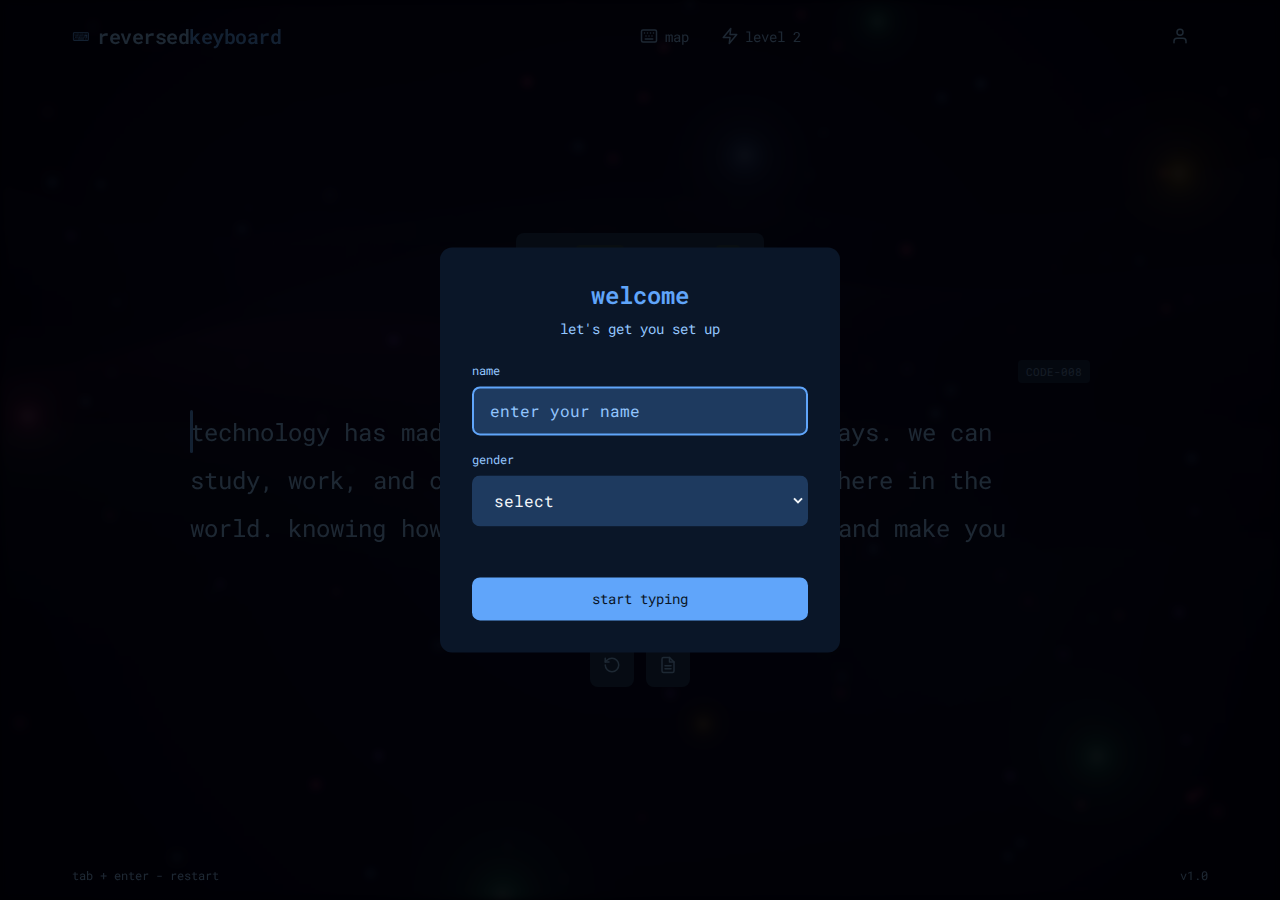
<file: index.html>
<!DOCTYPE html>
<html lang="en">
<head>
    <meta charset="UTF-8">
    <meta name="viewport" content="width=device-width, initial-scale=1.0">
    <title>Reversed Keyboard | Typing Test</title>
    <link rel="stylesheet" href="style.css">
    <link href="https://fonts.googleapis.com/css2?family=Roboto+Mono:wght@400;500;600;700&display=swap" rel="stylesheet">
</head>
<body>
    <!-- Particle Background -->
    <canvas id="particleCanvas"></canvas>
    
    <!-- Header -->
    <header class="header">
        <div class="header-left">
            <a href="index.html" class="logo">
                <span class="logo-icon">⌨</span>
                <span class="logo-text">reversed<span class="logo-highlight">keyboard</span></span>
            </a>
        </div>
        <nav class="header-nav">
            <a href="keyboard.html" class="nav-item" title="Keyboard Map">
                <svg xmlns="http://www.w3.org/2000/svg" width="18" height="18" viewBox="0 0 24 24" fill="none" stroke="currentColor" stroke-width="2" stroke-linecap="round" stroke-linejoin="round"><rect x="2" y="4" width="20" height="16" rx="2"/><path d="M6 8h.01M10 8h.01M14 8h.01M18 8h.01M8 12h.01M12 12h.01M16 12h.01M7 16h10"/></svg>
                <span>map</span>
            </a>
            <a href="level2.html" class="nav-item" id="level2NavLink" title="Level 2">
                <svg xmlns="http://www.w3.org/2000/svg" width="18" height="18" viewBox="0 0 24 24" fill="none" stroke="currentColor" stroke-width="2" stroke-linecap="round" stroke-linejoin="round"><polygon points="13 2 3 14 12 14 11 22 21 10 12 10 13 2"/></svg>
                <span>level 2</span>
            </a>
        </nav>
        <div class="header-right">
            <div id="userArea" class="user-area">
                <button id="changeProfileBtn" class="icon-btn" title="User profile">
                    <svg xmlns="http://www.w3.org/2000/svg" width="18" height="18" viewBox="0 0 24 24" fill="none" stroke="currentColor" stroke-width="2" stroke-linecap="round" stroke-linejoin="round"><path d="M20 21v-2a4 4 0 0 0-4-4H8a4 4 0 0 0-4 4v2"/><circle cx="12" cy="7" r="4"/></svg>
                </button>
                <span id="userGreeting" class="user-name"></span>
            </div>
        </div>
    </header>

    <!-- Main Content -->
    <main class="main-content">
        <!-- Config Bar -->
        <div class="config-bar">
            <div class="config-group">
                <span class="config-label">mode</span>
                <span class="config-value active">time</span>
            </div>
            <div class="config-divider"></div>
            <div class="config-group">
                <span class="config-label">level</span>
                <span class="config-value active">1</span>
            </div>
        </div>

        <!-- Live Stats -->
        <div class="live-stats" id="liveStats">
            <div class="stat">
                <span class="stat-value" id="liveWpm">0</span>
                <span class="stat-label">wpm</span>
            </div>
            <div class="stat">
                <span class="stat-value" id="liveAcc">100</span>
                <span class="stat-label">acc</span>
            </div>
            <div class="stat">
                <span class="stat-value" id="timer">10:00</span>
                <span class="stat-label">time</span>
            </div>
        </div>

        <!-- Typing Area -->
        <div class="typing-container">
            <div class="sample-code" id="sampleCode">CODE-001</div>
            <div class="typing-area" id="sampleText" tabindex="0">
                <div class="words-wrapper">
                    <div class="words" id="wordsContainer"></div>
                </div>
                <input type="text" id="userInput" class="hidden-input" autocomplete="off" autocapitalize="off" autocorrect="off" spellcheck="false">
            </div>
            <div class="typing-hint" id="typingHint">click here or start typing</div>
        </div>

        <!-- Controls -->
        <div class="controls">
            <button id="resetBtn" class="control-btn" title="Restart test">
                <svg xmlns="http://www.w3.org/2000/svg" width="18" height="18" viewBox="0 0 24 24" fill="none" stroke="currentColor" stroke-width="2" stroke-linecap="round" stroke-linejoin="round"><path d="M3 12a9 9 0 1 0 9-9 9.75 9.75 0 0 0-6.74 2.74L3 8"/><path d="M3 3v5h5"/></svg>
            </button>
            <button id="newTextBtn" class="control-btn" title="New text">
                <svg xmlns="http://www.w3.org/2000/svg" width="18" height="18" viewBox="0 0 24 24" fill="none" stroke="currentColor" stroke-width="2" stroke-linecap="round" stroke-linejoin="round"><path d="M14 2H6a2 2 0 0 0-2 2v16a2 2 0 0 0 2 2h12a2 2 0 0 0 2-2V8z"/><polyline points="14 2 14 8 20 8"/><line x1="16" y1="13" x2="8" y2="13"/><line x1="16" y1="17" x2="8" y2="17"/></svg>
            </button>
        </div>
    </main>

    <!-- Results Modal -->
    <div id="analyticsModal" class="modal">
        <div class="modal-content">
            <button class="close-analytics" title="Close">&times;</button>
            <div class="result-header">
                <h2 id="resultTitle">Level 1 Complete</h2>
            </div>
            <div class="result-stats">
                <div class="result-main">
                    <div class="result-big">
                        <span class="result-value" id="finalWpm">0</span>
                        <span class="result-label">wpm</span>
                    </div>
                    <div class="result-big">
                        <span class="result-value" id="finalAcc">0%</span>
                        <span class="result-label">accuracy</span>
                    </div>
                </div>
                <div class="result-details">
                    <div class="result-item">
                        <span class="result-label">correct</span>
                        <span class="result-value correct" id="correctChars">0</span>
                    </div>
                    <div class="result-item">
                        <span class="result-label">incorrect</span>
                        <span class="result-value incorrect" id="incorrectChars">0</span>
                    </div>
                    <div class="result-item">
                        <span class="result-label">time</span>
                        <span class="result-value" id="finalTime">0s</span>
                    </div>
                    <div class="result-item">
                        <span class="result-label">score</span>
                        <span class="result-value" id="finalScore">0</span>
                    </div>
                </div>
            </div>
            <p id="level2LockedMsg" class="level-locked-msg" style="display: none; text-align: center; margin: 15px 0; font-size: 0.9rem;"></p>
            <div class="result-actions">
                <a id="level2Btn" href="level2.html" class="action-btn primary">
                    <span>Next Level</span>
                    <svg xmlns="http://www.w3.org/2000/svg" width="18" height="18" viewBox="0 0 24 24" fill="none" stroke="currentColor" stroke-width="2" stroke-linecap="round" stroke-linejoin="round"><line x1="5" y1="12" x2="19" y2="12"/><polyline points="12 5 19 12 12 19"/></svg>
                </a>
                <button id="retryBtn" class="action-btn">
                    <svg xmlns="http://www.w3.org/2000/svg" width="18" height="18" viewBox="0 0 24 24" fill="none" stroke="currentColor" stroke-width="2" stroke-linecap="round" stroke-linejoin="round"><path d="M3 12a9 9 0 1 0 9-9 9.75 9.75 0 0 0-6.74 2.74L3 8"/><path d="M3 3v5h5"/></svg>
                    <span>Retry</span>
                </button>
            </div>
        </div>
    </div>

    <!-- User Profile Modal -->
    <div id="userProfileModal" class="modal">
        <div class="modal-content modal-profile">
            <h2>welcome</h2>
            <p class="modal-subtitle">let's get you set up</p>
            <form id="userProfileForm" class="profile-form">
                <div class="form-group">
                    <label for="userName">name</label>
                    <input type="text" id="userName" name="userName" placeholder="enter your name" required>
                </div>
                <div class="form-group">
                    <label for="userGender">gender</label>
                    <select id="userGender" name="userGender" required>
                        <option value="" disabled selected>select</option>
                        <option value="female">female</option>
                        <option value="male">male</option>
                        <option value="nonbinary">non-binary</option>
                        <option value="prefer_not">prefer not to say</option>
                        <option value="other">other</option>
                    </select>
                </div>
                <p id="userProfileError" class="form-error" aria-live="polite"></p>
                <button type="submit" class="action-btn primary full-width">start typing</button>
            </form>
        </div>
    </div>

    <!-- Level 2 Locked Modal -->
    <div id="level2LockedModal" class="modal">
        <div class="modal-content modal-locked">
            <div class="locked-icon">
                <svg xmlns="http://www.w3.org/2000/svg" width="48" height="48" viewBox="0 0 24 24" fill="none" stroke="currentColor" stroke-width="2" stroke-linecap="round" stroke-linejoin="round"><rect x="3" y="11" width="18" height="11" rx="2" ry="2"/><path d="M7 11V7a5 5 0 0 1 10 0v4"/></svg>
            </div>
            <h2>level 2 locked</h2>
            <p class="modal-subtitle">complete level 1 to unlock</p>
            <div class="locked-requirements">
                <div class="requirement-item">
                    <span class="requirement-label">accuracy</span>
                    <span class="requirement-value">&gt; 80%</span>
                </div>
                <div class="requirement-item">
                    <span class="requirement-label">wpm</span>
                    <span class="requirement-value">&gt; 30</span>
                </div>
            </div>
            <div class="locked-current" id="lockedCurrentScore" style="display: none;">
                <p class="current-score-label">your current score</p>
                <div class="current-score-values">
                    <span id="lockedCurrentAcc">0%</span>
                    <span class="score-separator">|</span>
                    <span id="lockedCurrentWpm">0 wpm</span>
                </div>
            </div>
            <button id="closeLockedModal" class="action-btn primary full-width">got it</button>
        </div>
    </div>

    <!-- Footer -->
    <footer class="footer">
        <div class="footer-left">
            <span class="footer-hint">tab + enter - restart</span>
        </div>
        <div class="footer-right">
            <span class="footer-version">v1.0</span>
        </div>
    </footer>

    <script src="script.js"></script>
</body>
</html>
</file>
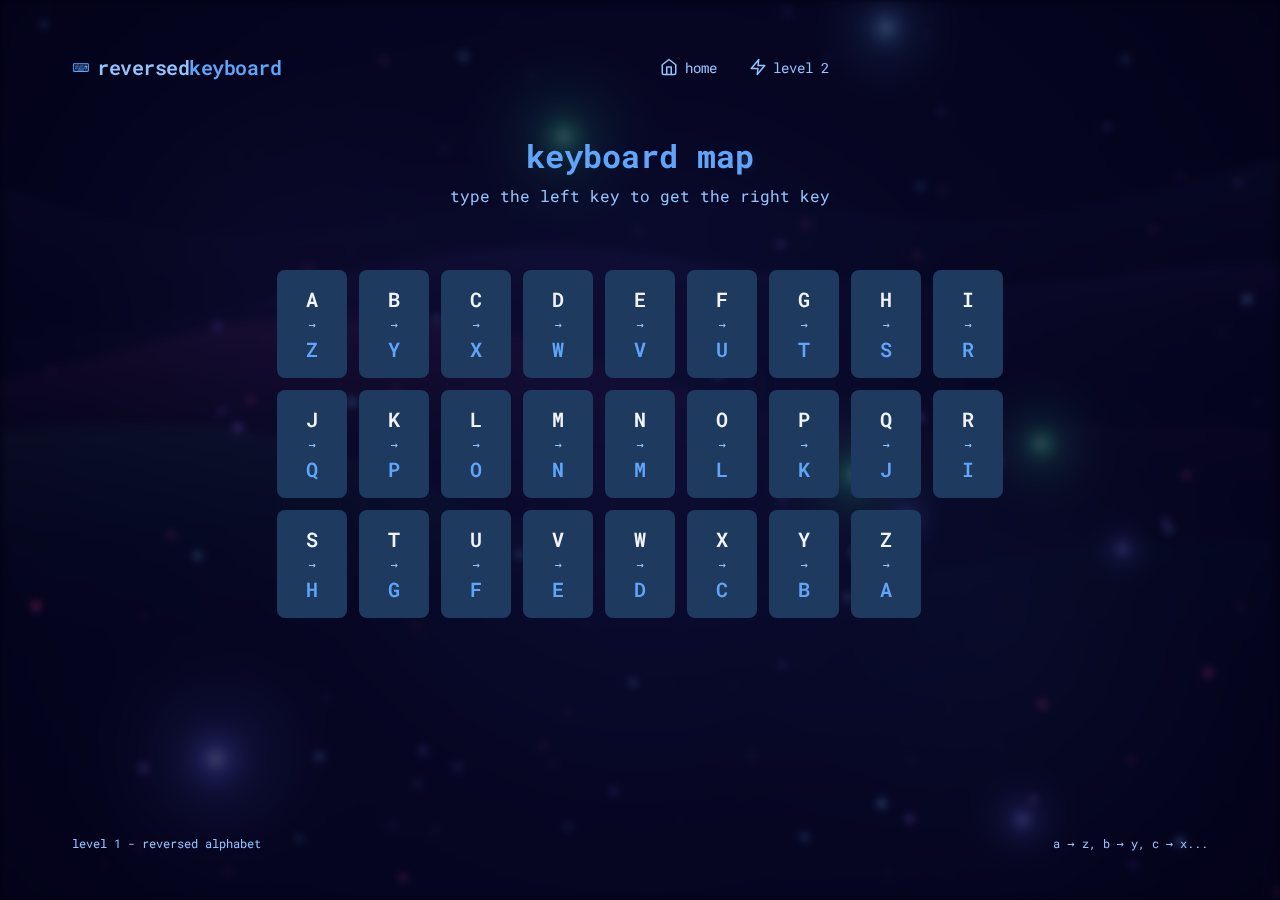
<file: keyboard.html>
<!DOCTYPE html>
<html lang="en">
<head>
  <meta charset="UTF-8">
  <meta name="viewport" content="width=device-width, initial-scale=1.0">
  <title>Keyboard Map | Reversed Keyboard</title>
  <link rel="stylesheet" href="style.css">
  <link href="https://fonts.googleapis.com/css2?family=Roboto+Mono:wght@400;500;600;700&display=swap" rel="stylesheet">
</head>

<body class="keyboard-page">
  <!-- Particle Background -->
  <canvas id="particleCanvas"></canvas>
  
  <!-- Header -->
  <header class="header">
    <div class="header-left">
      <a href="index.html" class="logo">
        <span class="logo-icon">⌨</span>
        <span class="logo-text">reversed<span class="logo-highlight">keyboard</span></span>
      </a>
    </div>
    <nav class="header-nav">
      <a href="index.html" class="nav-item" title="Level 1">
        <svg xmlns="http://www.w3.org/2000/svg" width="18" height="18" viewBox="0 0 24 24" fill="none" stroke="currentColor" stroke-width="2" stroke-linecap="round" stroke-linejoin="round"><path d="m3 9 9-7 9 7v11a2 2 0 0 1-2 2H5a2 2 0 0 1-2-2z"/><polyline points="9 22 9 12 15 12 15 22"/></svg>
        <span>home</span>
      </a>
      <a href="level2.html" class="nav-item" id="level2NavLink" title="Level 2">
        <svg xmlns="http://www.w3.org/2000/svg" width="18" height="18" viewBox="0 0 24 24" fill="none" stroke="currentColor" stroke-width="2" stroke-linecap="round" stroke-linejoin="round"><polygon points="13 2 3 14 12 14 11 22 21 10 12 10 13 2"/></svg>
        <span>level 2</span>
      </a>
    </nav>
    <div class="header-right">
    </div>
  </header>

  <main class="main-content">
    <h1 style="color: var(--main-color); margin-bottom: 0.5rem;">keyboard map</h1>
    <p style="color: var(--sub-color); margin-bottom: 2rem;">type the left key to get the right key</p>
    
    <div class="keyboard-grid" id="keyboardGrid"></div>
  </main>

  <footer class="footer">
    <div class="footer-left">
      <span class="footer-hint">level 1 - reversed alphabet</span>
    </div>
    <div class="footer-right">
      <span class="footer-version">a → z, b → y, c → x...</span>
    </div>
  </footer>

  <!-- Level 2 Locked Modal -->
  <div id="level2LockedModal" class="modal">
    <div class="modal-content modal-locked">
      <div class="locked-icon">
        <svg xmlns="http://www.w3.org/2000/svg" width="48" height="48" viewBox="0 0 24 24" fill="none" stroke="currentColor" stroke-width="2" stroke-linecap="round" stroke-linejoin="round"><rect x="3" y="11" width="18" height="11" rx="2" ry="2"/><path d="M7 11V7a5 5 0 0 1 10 0v4"/></svg>
      </div>
      <h2>level 2 locked</h2>
      <p class="modal-subtitle">complete level 1 to unlock</p>
      <div class="locked-requirements">
        <div class="requirement-item">
          <span class="requirement-label">accuracy</span>
          <span class="requirement-value">&gt; 80%</span>
        </div>
        <div class="requirement-item">
          <span class="requirement-label">wpm</span>
          <span class="requirement-value">&gt; 30</span>
        </div>
      </div>
      <div class="locked-current" id="lockedCurrentScore" style="display: none;">
        <p class="current-score-label">your current score</p>
        <div class="current-score-values">
          <span id="lockedCurrentAcc">0%</span>
          <span class="score-separator">|</span>
          <span id="lockedCurrentWpm">0 wpm</span>
        </div>
      </div>
      <button id="closeLockedModal" class="action-btn primary full-width">got it</button>
    </div>
  </div>

  <!-- Keyboard generation logic -->
  <script>
    const keyboardMap = {
      'a': 'z', 'b': 'y', 'c': 'x', 'd': 'w', 'e': 'v',
      'f': 'u', 'g': 't', 'h': 's', 'i': 'r', 'j': 'q',
      'k': 'p', 'l': 'o', 'm': 'n', 'n': 'm', 'o': 'l',
      'p': 'k', 'q': 'j', 'r': 'i', 's': 'h', 't': 'g',
      'u': 'f', 'v': 'e', 'w': 'd', 'x': 'c', 'y': 'b',
      'z': 'a'
    };

    function initializeKeyboardMap() {
      const keyboardGrid = document.getElementById('keyboardGrid');
      Object.entries(keyboardMap).forEach(([key, value]) => {
        const keyPairDiv = document.createElement('div');
        keyPairDiv.className = 'key-pair';
        keyPairDiv.innerHTML = `
          <span class="key-original">${key.toUpperCase()}</span>
          <span class="key-arrow">→</span>
          <span class="key-mapped">${value.toUpperCase()}</span>
        `;
        keyboardGrid.appendChild(keyPairDiv);
      });
    }

    initializeKeyboardMap();

    // ═══ COSMIC BACKGROUND (keyboard page) ═══
    (function() {
      const canvas = document.getElementById('particleCanvas');
      if (!canvas) return;
      const ctx = canvas.getContext('2d');
      let W, H, time = 0;
      let mouse = { x: -9999, y: -9999, active: false };
      let stars = [], shootingStars = [], orbs = [], ripples = [];
      const palette = [[96,165,250],[139,92,246],[236,72,153],[52,211,153],[251,191,36],[99,102,241]];

      function resize() {
        W = canvas.width = window.innerWidth;
        H = canvas.height = window.innerHeight;
        stars = []; orbs = [];
        for (let i = 0; i < 260; i++) stars.push({ x: Math.random()*W, y: Math.random()*H, r: Math.random()*1.8+0.2, ts: Math.random()*0.03+0.01, to: Math.random()*Math.PI*2, c: palette[Math.floor(Math.random()*3)] });
        for (let i = 0; i < 8; i++) { const c = palette[Math.floor(Math.random()*palette.length)]; orbs.push({ x: Math.random()*W, y: Math.random()*H, br: Math.random()*30+15, vx: (Math.random()-0.5)*0.5, vy: (Math.random()-0.5)*0.5, c, ph: Math.random()*Math.PI*2, ps: Math.random()*0.02+0.01 }); }
      }

      function animate() {
        time++;
        ctx.clearRect(0, 0, W, H);
        // BG
        const bg = ctx.createRadialGradient(W/2, H/2, 0, W/2, H/2, Math.max(W,H)*0.8);
        bg.addColorStop(0, '#0a0a2e'); bg.addColorStop(0.5, '#050520'); bg.addColorStop(1, '#020014');
        ctx.fillStyle = bg; ctx.fillRect(0, 0, W, H);

        // Nebula
        const nebSpots = [{ x: W*0.2, y: H*0.3, r: 300, c: palette[1]}, { x: W*0.8, y: H*0.7, r: 350, c: palette[0]}, { x: W*0.5, y: H*0.5, r: 400, c: palette[5]}];
        for (let s of nebSpots) { const d = Math.sin(time*0.003+s.x*0.01)*30; const g = ctx.createRadialGradient(s.x+d,s.y,0,s.x+d,s.y,s.r); g.addColorStop(0,`rgba(${s.c[0]},${s.c[1]},${s.c[2]},0.03)`); g.addColorStop(0.5,`rgba(${s.c[0]},${s.c[1]},${s.c[2]},0.01)`); g.addColorStop(1,'transparent'); ctx.beginPath(); ctx.arc(s.x+d,s.y,s.r,0,Math.PI*2); ctx.fillStyle=g; ctx.fill(); }

        // Aurora
        for (let b = 0; b < 4; b++) { const by = H*(0.15+b*0.12); const c = palette[b%palette.length]; ctx.beginPath(); ctx.moveTo(0,by); for (let x=0;x<=W;x+=4) { ctx.lineTo(x, by+Math.sin(x*0.003+time*0.008+b*1.5)*50+Math.sin(x*0.007+time*0.012+b*0.8)*30+Math.sin(x*0.001+time*0.005)*70); } ctx.lineTo(W,H); ctx.lineTo(0,H); ctx.closePath(); const ag = ctx.createLinearGradient(0,by-80,0,by+200); ag.addColorStop(0,'transparent'); ag.addColorStop(0.2,`rgba(${c[0]},${c[1]},${c[2]},${0.04+Math.sin(time*0.01+b)*0.02})`); ag.addColorStop(0.5,`rgba(${c[0]},${c[1]},${c[2]},0.02)`); ag.addColorStop(1,'transparent'); ctx.fillStyle=ag; ctx.fill(); }

        // Stars
        for (let s of stars) { const f = 0.4+0.6*Math.sin(time*s.ts+s.to); const a = f*(0.5+s.r/2); ctx.beginPath(); ctx.arc(s.x,s.y,s.r,0,Math.PI*2); ctx.fillStyle=`rgba(${s.c[0]},${s.c[1]},${s.c[2]},${a})`; ctx.fill(); if (s.r>1) { const g = ctx.createRadialGradient(s.x,s.y,0,s.x,s.y,s.r*4); g.addColorStop(0,`rgba(${s.c[0]},${s.c[1]},${s.c[2]},${a*0.4})`); g.addColorStop(1,'transparent'); ctx.beginPath(); ctx.arc(s.x,s.y,s.r*4,0,Math.PI*2); ctx.fillStyle=g; ctx.fill(); } }

        // Orbs
        for (let o of orbs) { o.x+=o.vx; o.y+=o.vy; if(o.x<-50)o.x=W+50; if(o.x>W+50)o.x=-50; if(o.y<-50)o.y=H+50; if(o.y>H+50)o.y=-50; if(mouse.active){const dx=mouse.x-o.x,dy=mouse.y-o.y,ds=Math.sqrt(dx*dx+dy*dy); if(ds<300&&ds>0){const p=0.3/ds; o.vx+=dx*p; o.vy+=dy*p;}} o.vx*=0.99; o.vy*=0.99; const r=o.br+Math.sin(time*o.ps+o.ph)*8; const g1=ctx.createRadialGradient(o.x,o.y,0,o.x,o.y,r*3); g1.addColorStop(0,`rgba(${o.c[0]},${o.c[1]},${o.c[2]},0.15)`); g1.addColorStop(0.4,`rgba(${o.c[0]},${o.c[1]},${o.c[2]},0.05)`); g1.addColorStop(1,'transparent'); ctx.beginPath(); ctx.arc(o.x,o.y,r*3,0,Math.PI*2); ctx.fillStyle=g1; ctx.fill(); const g2=ctx.createRadialGradient(o.x,o.y,0,o.x,o.y,r); g2.addColorStop(0,'rgba(255,255,255,0.2)'); g2.addColorStop(0.3,`rgba(${o.c[0]},${o.c[1]},${o.c[2]},0.12)`); g2.addColorStop(1,'transparent'); ctx.beginPath(); ctx.arc(o.x,o.y,r,0,Math.PI*2); ctx.fillStyle=g2; ctx.fill(); }

        // Shooting stars
        for (let i=shootingStars.length-1;i>=0;i--) { const s=shootingStars[i]; s.x+=Math.cos(s.a)*s.sp; s.y+=Math.sin(s.a)*s.sp; s.life-=s.d; if(s.life<=0){shootingStars.splice(i,1);continue;} const tx=s.x-Math.cos(s.a)*s.l,ty=s.y-Math.sin(s.a)*s.l; const g=ctx.createLinearGradient(tx,ty,s.x,s.y); g.addColorStop(0,'transparent'); g.addColorStop(0.6,`rgba(${s.c[0]},${s.c[1]},${s.c[2]},${s.life*0.5})`); g.addColorStop(1,`rgba(255,255,255,${s.life})`); ctx.beginPath(); ctx.moveTo(tx,ty); ctx.lineTo(s.x,s.y); ctx.strokeStyle=g; ctx.lineWidth=s.w; ctx.lineCap='round'; ctx.stroke(); const hg=ctx.createRadialGradient(s.x,s.y,0,s.x,s.y,8); hg.addColorStop(0,`rgba(255,255,255,${s.life})`); hg.addColorStop(1,'transparent'); ctx.beginPath(); ctx.arc(s.x,s.y,8,0,Math.PI*2); ctx.fillStyle=hg; ctx.fill(); }

        // Vortex
        if (mouse.active) { for(let rn=0;rn<3;rn++){const rd=40+rn*30,al=0.08-rn*0.02,c=palette[rn],rot=time*0.02*(rn%2===0?1:-1); ctx.beginPath(); ctx.arc(mouse.x,mouse.y,rd,rot,rot+Math.PI*1.4); ctx.strokeStyle=`rgba(${c[0]},${c[1]},${c[2]},${al})`; ctx.lineWidth=2; ctx.stroke();} const vg=ctx.createRadialGradient(mouse.x,mouse.y,0,mouse.x,mouse.y,120); vg.addColorStop(0,'rgba(139,92,246,0.08)'); vg.addColorStop(0.5,'rgba(96,165,250,0.03)'); vg.addColorStop(1,'transparent'); ctx.beginPath(); ctx.arc(mouse.x,mouse.y,120,0,Math.PI*2); ctx.fillStyle=vg; ctx.fill(); }

        // Ripples
        for(let i=ripples.length-1;i>=0;i--){const rp=ripples[i]; rp.r+=rp.sp; rp.life-=rp.d; if(rp.life<=0||rp.r>rp.mr){ripples.splice(i,1);continue;} ctx.beginPath(); ctx.arc(rp.x,rp.y,rp.r,0,Math.PI*2); ctx.strokeStyle=`rgba(${rp.c[0]},${rp.c[1]},${rp.c[2]},${rp.life*0.5})`; ctx.lineWidth=rp.w; ctx.stroke();}

        if (Math.random()<0.008) { const c=palette[Math.floor(Math.random()*palette.length)]; shootingStars.push({x:Math.random()*W*0.8,y:Math.random()*H*0.3,l:Math.random()*120+80,sp:Math.random()*8+6,a:Math.PI/4+(Math.random()-0.5)*0.3,life:1,d:Math.random()*0.012+0.008,c,w:Math.random()*2+1}); }
        requestAnimationFrame(animate);
      }

      window.addEventListener('resize', resize);
      canvas.addEventListener('mousemove', (e) => { mouse.x=e.clientX; mouse.y=e.clientY; mouse.active=true; });
      canvas.addEventListener('mouseleave', () => { mouse.active=false; });
      canvas.addEventListener('click', (e) => { const c=palette[Math.floor(Math.random()*palette.length)]; for(let i=0;i<3;i++) ripples.push({x:e.clientX,y:e.clientY,r:5+i*15,mr:150+i*60,sp:3+i*1.5,life:1,d:0.015-i*0.003,c,w:2-i*0.5}); for(let i=0;i<2;i++){const cc=palette[Math.floor(Math.random()*palette.length)]; shootingStars.push({x:Math.random()*W*0.8,y:Math.random()*H*0.3,l:Math.random()*120+80,sp:Math.random()*8+6,a:Math.PI/4+(Math.random()-0.5)*0.3,life:1,d:Math.random()*0.012+0.008,c:cc,w:Math.random()*2+1});} });
      resize(); animate();
    })();
    
    // Show Level 2 Locked Modal
    function showLevel2LockedModal(level1Result) {
      const modal = document.getElementById('level2LockedModal');
      if (!modal) return;
      
      const currentScoreSection = document.getElementById('lockedCurrentScore');
      const currentAcc = document.getElementById('lockedCurrentAcc');
      const currentWpm = document.getElementById('lockedCurrentWpm');
      
      if (level1Result && currentScoreSection) {
        currentScoreSection.style.display = 'block';
        if (currentAcc) currentAcc.textContent = Math.round(level1Result.accuracy) + '%';
        if (currentWpm) currentWpm.textContent = Math.round(level1Result.wpm) + ' wpm';
      } else if (currentScoreSection) {
        currentScoreSection.style.display = 'none';
      }
      
      modal.style.display = 'block';
      
      // Close button handler
      const closeBtn = document.getElementById('closeLockedModal');
      if (closeBtn) {
        closeBtn.onclick = () => {
          modal.style.display = 'none';
        };
      }
      
      // Click outside to close
      modal.onclick = (e) => {
        if (e.target === modal) {
          modal.style.display = 'none';
        }
      };
    }
    
    // Block Level 2 nav link until Level 1 is completed
    const level2NavLink = document.getElementById('level2NavLink');
    if (level2NavLink) {
      level2NavLink.addEventListener('click', (e) => {
        let level1 = null;
        try {
          const raw = localStorage.getItem('rk_result_level_1');
          level1 = raw ? JSON.parse(raw) : null;
        } catch (_) {}
        
        const meetsRequirements = level1 && level1.accuracy > 80 && level1.wpm > 30;
        
        if (!meetsRequirements) {
          e.preventDefault();
          showLevel2LockedModal(level1);
        }
      });
    }
  </script>
</body>
</html>
</file>
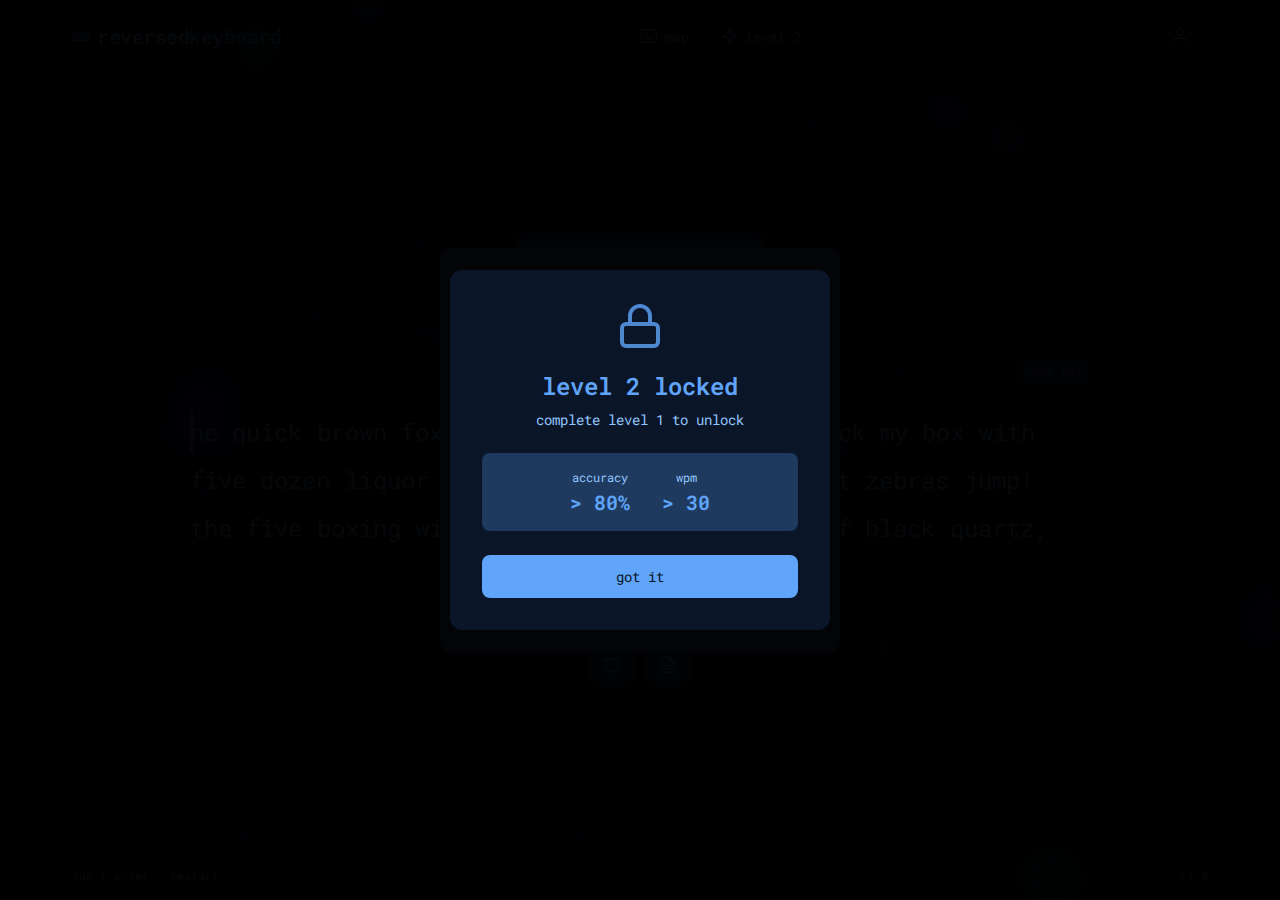
<file: level2.html>
<!DOCTYPE html>
<html lang="en">
<head>
    <meta charset="UTF-8">
    <meta name="viewport" content="width=device-width, initial-scale=1.0">
    <title>Level 2 | Reversed Keyboard</title>
    <link rel="stylesheet" href="style.css">
    <link href="https://fonts.googleapis.com/css2?family=Roboto+Mono:wght@400;500;600;700&display=swap" rel="stylesheet">
    <script>
        // Check Level 1 requirements before allowing access to Level 2
        (function() {
            try {
                const raw = localStorage.getItem('rk_result_level_1');
                const level1 = raw ? JSON.parse(raw) : null;
                const meetsRequirements = level1 && level1.accuracy > 80 && level1.wpm > 30;
                
                if (!meetsRequirements) {
                    // Set flag to show modal on index page
                    sessionStorage.setItem('showLevel2LockedModal', 'true');
                    window.location.href = 'index.html';
                }
            } catch (_) {
                window.location.href = 'index.html';
            }
        })();
    </script>
</head>
<body data-level="2">
    <!-- Particle Background -->
    <canvas id="particleCanvas"></canvas>
    
    <!-- Header -->
    <header class="header">
        <div class="header-left">
            <a href="index.html" class="logo">
                <span class="logo-icon">⌨</span>
                <span class="logo-text">reversed<span class="logo-highlight">keyboard</span></span>
            </a>
        </div>
        <nav class="header-nav">
            <a href="keyboard.html" class="nav-item" title="Keyboard Map">
                <svg xmlns="http://www.w3.org/2000/svg" width="18" height="18" viewBox="0 0 24 24" fill="none" stroke="currentColor" stroke-width="2" stroke-linecap="round" stroke-linejoin="round"><rect x="2" y="4" width="20" height="16" rx="2"/><path d="M6 8h.01M10 8h.01M14 8h.01M18 8h.01M8 12h.01M12 12h.01M16 12h.01M7 16h10"/></svg>
                <span>map</span>
            </a>
            <a href="index.html" class="nav-item" title="Level 1">
                <svg xmlns="http://www.w3.org/2000/svg" width="18" height="18" viewBox="0 0 24 24" fill="none" stroke="currentColor" stroke-width="2" stroke-linecap="round" stroke-linejoin="round"><path d="m3 9 9-7 9 7v11a2 2 0 0 1-2 2H5a2 2 0 0 1-2-2z"/><polyline points="9 22 9 12 15 12 15 22"/></svg>
                <span>level 1</span>
            </a>
        </nav>
        <div class="header-right">
            <div id="userArea" class="user-area">
                <button id="changeProfileBtn" class="icon-btn" title="User profile">
                    <svg xmlns="http://www.w3.org/2000/svg" width="18" height="18" viewBox="0 0 24 24" fill="none" stroke="currentColor" stroke-width="2" stroke-linecap="round" stroke-linejoin="round"><path d="M20 21v-2a4 4 0 0 0-4-4H8a4 4 0 0 0-4 4v2"/><circle cx="12" cy="7" r="4"/></svg>
                </button>
                <span id="userGreeting" class="user-name"></span>
            </div>
        </div>
    </header>

    <!-- Main Content -->
    <main class="main-content">
        <!-- Config Bar -->
        <div class="config-bar">
            <div class="config-group">
                <span class="config-label">mode</span>
                <span class="config-value active">time</span>
            </div>
            <div class="config-divider"></div>
            <div class="config-group">
                <span class="config-label">level</span>
                <span class="config-value active" style="color: var(--error-color);">2</span>
            </div>
        </div>

        <!-- Live Stats -->
        <div class="live-stats" id="liveStats">
            <div class="stat">
                <span class="stat-value" id="liveWpm">0</span>
                <span class="stat-label">wpm</span>
            </div>
            <div class="stat">
                <span class="stat-value" id="liveAcc">100</span>
                <span class="stat-label">acc</span>
            </div>
            <div class="stat">
                <span class="stat-value" id="timer">01:00</span>
                <span class="stat-label">time</span>
            </div>
        </div>

        <!-- Typing Area -->
        <div class="typing-container">
            <div class="sample-code" id="sampleCode">CODE-001</div>
            <div class="typing-area" id="sampleText" tabindex="0">
                <div class="words-wrapper">
                    <div class="words" id="wordsContainer"></div>
                </div>
                <input type="text" id="userInput" class="hidden-input" autocomplete="off" autocapitalize="off" autocorrect="off" spellcheck="false">
            </div>
            <div class="typing-hint" id="typingHint">click here or start typing</div>
        </div>

        <!-- Controls -->
        <div class="controls">
            <button id="resetBtn" class="control-btn" title="Restart test">
                <svg xmlns="http://www.w3.org/2000/svg" width="18" height="18" viewBox="0 0 24 24" fill="none" stroke="currentColor" stroke-width="2" stroke-linecap="round" stroke-linejoin="round"><path d="M3 12a9 9 0 1 0 9-9 9.75 9.75 0 0 0-6.74 2.74L3 8"/><path d="M3 3v5h5"/></svg>
            </button>
            <button id="newTextBtn" class="control-btn" title="New text">
                <svg xmlns="http://www.w3.org/2000/svg" width="18" height="18" viewBox="0 0 24 24" fill="none" stroke="currentColor" stroke-width="2" stroke-linecap="round" stroke-linejoin="round"><path d="M14 2H6a2 2 0 0 0-2 2v16a2 2 0 0 0 2 2h12a2 2 0 0 0 2-2V8z"/><polyline points="14 2 14 8 20 8"/><line x1="16" y1="13" x2="8" y2="13"/><line x1="16" y1="17" x2="8" y2="17"/></svg>
            </button>
        </div>
    </main>

    <!-- Results Modal -->
    <div id="analyticsModal" class="modal">
        <div class="modal-content">
            <button class="close-analytics" title="Close">&times;</button>
            <div class="result-header">
                <h2 id="resultTitle">Challenge Complete!</h2>
            </div>
            <div class="result-stats">
                <div class="result-main">
                    <div class="result-big">
                        <span class="result-value" id="finalWpm">0</span>
                        <span class="result-label">wpm</span>
                    </div>
                    <div class="result-big">
                        <span class="result-value" id="finalAcc">0%</span>
                        <span class="result-label">accuracy</span>
                    </div>
                </div>
                <div class="result-details">
                    <div class="result-item">
                        <span class="result-label">correct</span>
                        <span class="result-value correct" id="correctChars">0</span>
                    </div>
                    <div class="result-item">
                        <span class="result-label">incorrect</span>
                        <span class="result-value incorrect" id="incorrectChars">0</span>
                    </div>
                    <div class="result-item">
                        <span class="result-label">time</span>
                        <span class="result-value" id="finalTime">0s</span>
                    </div>
                    <div class="result-item">
                        <span class="result-label">score</span>
                        <span class="result-value" id="finalScore">0</span>
                    </div>
                </div>
            </div>
            <div class="result-actions">
                <a href="index.html" class="action-btn primary">
                    <svg xmlns="http://www.w3.org/2000/svg" width="18" height="18" viewBox="0 0 24 24" fill="none" stroke="currentColor" stroke-width="2" stroke-linecap="round" stroke-linejoin="round"><path d="m3 9 9-7 9 7v11a2 2 0 0 1-2 2H5a2 2 0 0 1-2-2z"/><polyline points="9 22 9 12 15 12 15 22"/></svg>
                    <span>Level 1</span>
                </a>
                <button id="retryBtn" class="action-btn">
                    <svg xmlns="http://www.w3.org/2000/svg" width="18" height="18" viewBox="0 0 24 24" fill="none" stroke="currentColor" stroke-width="2" stroke-linecap="round" stroke-linejoin="round"><path d="M3 12a9 9 0 1 0 9-9 9.75 9.75 0 0 0-6.74 2.74L3 8"/><path d="M3 3v5h5"/></svg>
                    <span>Retry</span>
                </button>
            </div>
        </div>
    </div>

    <!-- User Profile Modal -->
    <div id="userProfileModal" class="modal">
        <div class="modal-content modal-profile">
            <h2>welcome</h2>
            <p class="modal-subtitle">let's get you set up</p>
            <form id="userProfileForm" class="profile-form">
                <div class="form-group">
                    <label for="userName">name</label>
                    <input type="text" id="userName" name="userName" placeholder="enter your name" required>
                </div>
                <div class="form-group">
                    <label for="userGender">gender</label>
                    <select id="userGender" name="userGender" required>
                        <option value="" disabled selected>select</option>
                        <option value="female">female</option>
                        <option value="male">male</option>
                        <option value="nonbinary">non-binary</option>
                        <option value="prefer_not">prefer not to say</option>
                        <option value="other">other</option>
                    </select>
                </div>
                <p id="userProfileError" class="form-error" aria-live="polite"></p>
                <button type="submit" class="action-btn primary full-width">start typing</button>
            </form>
        </div>
    </div>

    <!-- Footer -->
    <footer class="footer">
        <div class="footer-left">
            <span class="footer-hint">tab + enter - restart</span>
        </div>
        <div class="footer-right">
            <span class="footer-version">level 2 - shuffled keys</span>
        </div>
    </footer>

    <script src="script.js"></script>
</body>
</html>
</file>
<file: style.css>
/* MonkeyType-inspired Theme with Blue Snowfall */
:root {
    --bg-color: #0a1628;
    --bg-gradient: linear-gradient(135deg, #0a1628 0%, #1a365d 50%, #0d2847 100%);
    --main-color: #60a5fa;
    --caret-color: #60a5fa;
    --sub-color: #93c5fd;
    --sub-alt-color: #1e3a5f;
    --text-color: #f1f5f9;
    --error-color: #f87171;
    --error-extra-color: #991b1b;
    --colorful-error-color: #f87171;
    --colorful-error-extra-color: #991b1b;
    --correct-color: #ffffff;
    --font-family: 'Roboto Mono', monospace;
}

* {
    margin: 0;
    padding: 0;
    box-sizing: border-box;
}

html {
    font-size: 16px;
}

body {
    font-family: var(--font-family);
    background: #020014;
    color: var(--text-color);
    min-height: 100vh;
    display: flex;
    flex-direction: column;
    transition: color 0.25s;
    position: relative;
    overflow-x: hidden;
}

/* Dynamic canvas background */
#particleCanvas {
    position: fixed;
    top: 0;
    left: 0;
    width: 100%;
    height: 100%;
    z-index: 0;
    pointer-events: all;
    filter: blur(4px);
}

/* Animated background vignette overlay */
body::before {
    content: '';
    position: fixed;
    top: 0; left: 0; right: 0; bottom: 0;
    background: radial-gradient(ellipse at center, transparent 40%, rgba(2,0,20,0.6) 100%);
    z-index: 0;
    pointer-events: none;
}

/* Make all content above the canvas */
.header, .main-content, .footer, .modal {
    position: relative;
    z-index: 10;
}

/* Header */
.header {
    display: flex;
    align-items: center;
    justify-content: space-between;
    padding: 1rem 2rem;
    max-width: 1200px;
    margin: 0 auto;
    width: 100%;
}

.header-left {
    display: flex;
    align-items: center;
}

.logo {
    display: flex;
    align-items: center;
    gap: 0.5rem;
    text-decoration: none;
    color: var(--sub-color);
    font-size: 1.5rem;
    font-weight: 600;
    transition: color 0.2s;
}

.logo:hover {
    color: var(--text-color);
}

.logo-icon {
    font-size: 1.8rem;
    color: var(--main-color);
}

.logo-text {
    font-size: 1.25rem;
    letter-spacing: -0.5px;
}

.logo-highlight {
    color: var(--main-color);
}

.header-nav {
    display: flex;
    align-items: center;
    gap: 0.5rem;
}

.nav-item {
    display: flex;
    align-items: center;
    gap: 0.4rem;
    padding: 0.5rem 0.75rem;
    color: var(--sub-color);
    text-decoration: none;
    font-size: 0.875rem;
    border-radius: 8px;
    transition: all 0.2s;
}

.nav-item:hover {
    color: var(--text-color);
    background-color: var(--sub-alt-color);
}

.nav-item svg {
    width: 18px;
    height: 18px;
}

.header-right {
    display: flex;
    align-items: center;
    gap: 0.5rem;
}

.icon-btn {
    display: flex;
    align-items: center;
    justify-content: center;
    width: 40px;
    height: 40px;
    background: transparent;
    border: none;
    color: var(--sub-color);
    cursor: pointer;
    border-radius: 8px;
    transition: all 0.2s;
}

.icon-btn:hover {
    color: var(--text-color);
    background-color: var(--sub-alt-color);
}

.user-area {
    display: flex;
    align-items: center;
    gap: 0.5rem;
}

.user-name {
    color: var(--sub-color);
    font-size: 0.875rem;
}

/* Main Content */
.main-content {
    flex: 1;
    display: flex;
    flex-direction: column;
    align-items: center;
    justify-content: center;
    padding: 2rem;
    max-width: 1000px;
    margin: 0 auto;
    width: 100%;
}

/* Config Bar */
.config-bar {
    display: flex;
    align-items: center;
    gap: 1.5rem;
    margin-bottom: 2rem;
    padding: 0.75rem 1.5rem;
    background-color: var(--sub-alt-color);
    border-radius: 8px;
}

.config-group {
    display: flex;
    align-items: center;
    gap: 0.5rem;
}

.config-label {
    color: var(--sub-color);
    font-size: 0.75rem;
    text-transform: lowercase;
}

.config-value {
    color: var(--sub-color);
    font-size: 0.875rem;
    padding: 0.25rem 0.5rem;
    border-radius: 4px;
    cursor: pointer;
    transition: all 0.15s;
}

.config-value:hover,
.config-value.active {
    color: var(--main-color);
    background-color: rgba(226, 183, 20, 0.1);
}

.config-divider {
    width: 1px;
    height: 20px;
    background-color: var(--sub-color);
    opacity: 0.3;
}

/* Live Stats */
.live-stats {
    display: flex;
    gap: 3rem;
    margin-bottom: 1.5rem;
    opacity: 0;
    transition: opacity 0.3s;
}

.live-stats.visible {
    opacity: 1;
}

.stat {
    display: flex;
    flex-direction: column;
    align-items: center;
}

.stat-value {
    font-size: 2rem;
    font-weight: 600;
    color: var(--main-color);
    line-height: 1;
}

.stat-label {
    font-size: 0.75rem;
    color: var(--sub-color);
    text-transform: lowercase;
    margin-top: 0.25rem;
}

#timer.time-warning {
    color: var(--error-color);
    animation: pulse 1s infinite;
}

@keyframes pulse {
    0%, 100% { opacity: 1; }
    50% { opacity: 0.6; }
}

/* Typing Container */
.typing-container {
    width: 100%;
    max-width: 900px;
    position: relative;
}

.sample-code {
    position: absolute;
    top: -2rem;
    right: 0;
    font-size: 0.7rem;
    color: var(--sub-color);
    background-color: var(--sub-alt-color);
    padding: 0.25rem 0.5rem;
    border-radius: 4px;
    opacity: 0.7;
}

.typing-area {
    position: relative;
    padding: 1rem 0;
    cursor: text;
    outline: none;
    min-height: 150px;
}

.hidden-input {
    position: absolute;
    opacity: 0;
    width: 0;
    height: 0;
    pointer-events: none;
}

/* 3-line visible container */
.words-wrapper {
    height: calc(1.5rem * 2 * 3); /* 3 lines: font-size * line-height * 3 */
    overflow: hidden;
    position: relative;
}

.words-wrapper::before,
.words-wrapper::after {
    content: '';
    position: absolute;
    left: 0;
    right: 0;
    height: 1.5rem;
    z-index: 5;
    pointer-events: none;
}

.words-wrapper::before {
    top: 0;
    background: transparent;
}

.words-wrapper::after {
    bottom: 0;
    background: transparent;
}

.words {
    display: flex;
    flex-wrap: wrap;
    font-size: 1.5rem;
    line-height: 2;
    user-select: none;
    transition: transform 0.15s ease-out;
}

.words .word {
    display: inline-flex;
    white-space: nowrap;
}

.words .char {
    position: relative;
    color: var(--sub-color);
    transition: color 0.1s;
}

.words .char.correct {
    color: var(--correct-color);
}

.words .char.incorrect {
    color: var(--error-color);
}

.words .char.current::before {
    content: '';
    position: absolute;
    left: 0;
    top: 0.1em;
    bottom: 0.1em;
    width: 2.5px;
    background-color: var(--caret-color);
    border-radius: 2px;
    animation: blink 1s infinite;
}

.words .char.space {
    width: 0.6em;
}

.words .char.space.incorrect {
    background-color: rgba(202, 71, 84, 0.4);
    border-radius: 2px;
}

@keyframes blink {
    0%, 40% { opacity: 1; }
    41%, 100% { opacity: 0; }
}

.typing-hint {
    text-align: center;
    color: var(--sub-color);
    font-size: 0.875rem;
    margin-top: 1.5rem;
    opacity: 1;
    transition: opacity 0.3s;
}

.typing-area.active + .typing-hint {
    opacity: 0;
}

/* Controls */
.controls {
    display: flex;
    gap: 0.75rem;
    margin-top: 2rem;
}

.control-btn {
    display: flex;
    align-items: center;
    justify-content: center;
    width: 44px;
    height: 44px;
    background-color: var(--sub-alt-color);
    border: none;
    color: var(--sub-color);
    cursor: pointer;
    border-radius: 8px;
    transition: all 0.2s;
}

.control-btn:hover {
    color: var(--text-color);
    background-color: rgba(100, 102, 105, 0.3);
}

.control-btn:active {
    transform: scale(0.95);
}

/* Modal */
.modal {
    display: none;
    position: fixed;
    top: 0;
    left: 0;
    width: 100%;
    height: 100%;
    background-color: rgba(0, 0, 0, 0.8);
    z-index: 1000;
    animation: fadeIn 0.2s ease;
}

@keyframes fadeIn {
    from { opacity: 0; }
    to { opacity: 1; }
}

.modal-content {
    position: absolute;
    top: 50%;
    left: 50%;
    transform: translate(-50%, -50%);
    background-color: var(--bg-color);
    border-radius: 12px;
    padding: 2rem;
    max-width: 500px;
    width: 90%;
    animation: slideIn 0.3s ease;
}

@keyframes slideIn {
    from {
        opacity: 0;
        transform: translate(-50%, -45%);
    }
    to {
        opacity: 1;
        transform: translate(-50%, -50%);
    }
}

.modal h2 {
    color: var(--main-color);
    font-size: 1.5rem;
    text-align: center;
    margin-bottom: 0.5rem;
    font-weight: 600;
    text-transform: lowercase;
}

.modal-subtitle {
    color: var(--sub-color);
    text-align: center;
    font-size: 0.875rem;
    margin-bottom: 1.5rem;
}

.close-analytics {
    position: absolute;
    top: 1rem;
    right: 1rem;
    background: none;
    border: none;
    color: var(--sub-color);
    font-size: 1.5rem;
    cursor: pointer;
    width: 32px;
    height: 32px;
    display: flex;
    align-items: center;
    justify-content: center;
    border-radius: 6px;
    transition: all 0.2s;
}

.close-analytics:hover {
    color: var(--text-color);
    background-color: var(--sub-alt-color);
}

/* Result Stats */
.result-header {
    margin-bottom: 1.5rem;
}

.result-stats {
    margin-bottom: 1.5rem;
}

.result-main {
    display: flex;
    justify-content: center;
    gap: 3rem;
    margin-bottom: 1.5rem;
    padding-bottom: 1.5rem;
    border-bottom: 1px solid var(--sub-alt-color);
}

.result-big {
    text-align: center;
}

.result-big .result-value {
    font-size: 3rem;
    font-weight: 700;
    color: var(--main-color);
    display: block;
    line-height: 1;
}

.result-big .result-label {
    color: var(--sub-color);
    font-size: 0.875rem;
    margin-top: 0.25rem;
}

.result-details {
    display: grid;
    grid-template-columns: repeat(4, 1fr);
    gap: 1rem;
}

.result-item {
    text-align: center;
    padding: 0.75rem;
    background-color: var(--sub-alt-color);
    border-radius: 8px;
}

.result-item .result-label {
    display: block;
    color: var(--sub-color);
    font-size: 0.7rem;
    text-transform: lowercase;
    margin-bottom: 0.25rem;
}

.result-item .result-value {
    font-size: 1.25rem;
    font-weight: 600;
    color: var(--text-color);
}

.result-item .result-value.correct {
    color: #7ec984;
}

.result-item .result-value.incorrect {
    color: var(--error-color);
}

.result-actions {
    display: flex;
    gap: 0.75rem;
    justify-content: center;
}

.action-btn {
    display: flex;
    align-items: center;
    justify-content: center;
    gap: 0.5rem;
    padding: 0.75rem 1.5rem;
    background-color: var(--sub-alt-color);
    border: none;
    color: var(--text-color);
    font-family: var(--font-family);
    font-size: 0.875rem;
    cursor: pointer;
    border-radius: 8px;
    transition: all 0.2s;
    text-decoration: none;
}

.action-btn:hover {
    background-color: rgba(100, 102, 105, 0.4);
}

.action-btn.primary {
    background-color: var(--main-color);
    color: var(--bg-color);
}

.action-btn.primary:hover {
    background-color: #c9a312;
}

.action-btn.full-width {
    width: 100%;
}

/* Profile Form */
.modal-profile {
    max-width: 400px;
}

.profile-form {
    display: flex;
    flex-direction: column;
    gap: 1rem;
}

.form-group {
    display: flex;
    flex-direction: column;
    gap: 0.5rem;
}

.form-group label {
    color: var(--sub-color);
    font-size: 0.75rem;
    text-transform: lowercase;
}

.form-group input,
.form-group select {
    padding: 0.75rem 1rem;
    background-color: var(--sub-alt-color);
    border: 2px solid transparent;
    border-radius: 8px;
    color: var(--text-color);
    font-family: var(--font-family);
    font-size: 1rem;
    outline: none;
    transition: border-color 0.2s;
}

.form-group input:focus,
.form-group select:focus {
    border-color: var(--main-color);
}

.form-group input::placeholder {
    color: var(--sub-color);
}

.form-group select {
    cursor: pointer;
}

.form-error {
    color: var(--error-color);
    font-size: 0.8rem;
    text-align: center;
    min-height: 1.2rem;
}

/* Level 2 Locked Modal */
.modal-locked {
    max-width: 380px;
    text-align: center;
}

.locked-icon {
    color: var(--main-color);
    margin-bottom: 1rem;
}

.locked-icon svg {
    opacity: 0.8;
}

.locked-requirements {
    display: flex;
    justify-content: center;
    gap: 2rem;
    margin: 1.5rem 0;
    padding: 1rem;
    background-color: var(--sub-alt-color);
    border-radius: 8px;
}

.requirement-item {
    display: flex;
    flex-direction: column;
    gap: 0.25rem;
}

.requirement-label {
    color: var(--sub-color);
    font-size: 0.75rem;
    text-transform: lowercase;
}

.requirement-value {
    color: var(--main-color);
    font-size: 1.25rem;
    font-weight: 600;
}

.locked-current {
    margin-bottom: 1.5rem;
    padding: 1rem;
    border: 1px solid var(--sub-alt-color);
    border-radius: 8px;
}

.current-score-label {
    color: var(--sub-color);
    font-size: 0.75rem;
    margin-bottom: 0.5rem;
    text-transform: lowercase;
}

.current-score-values {
    display: flex;
    justify-content: center;
    align-items: center;
    gap: 1rem;
    color: var(--error-color);
    font-size: 1rem;
    font-weight: 500;
}

.score-separator {
    color: var(--sub-color);
    opacity: 0.5;
}

/* Footer */
.footer {
    display: flex;
    justify-content: space-between;
    align-items: center;
    padding: 1rem 2rem;
    max-width: 1200px;
    margin: 0 auto;
    width: 100%;
}

.footer-hint {
    color: var(--sub-color);
    font-size: 0.75rem;
}

.footer-version {
    color: var(--sub-color);
    font-size: 0.75rem;
}

/* Responsive */
@media (max-width: 768px) {
    .header {
        padding: 1rem;
    }

    .header-nav {
        display: none;
    }

    .logo-text {
        display: none;
    }

    .main-content {
        padding: 1rem;
    }

    .config-bar {
        flex-wrap: wrap;
        justify-content: center;
        padding: 0.5rem 1rem;
        gap: 0.75rem;
    }

    .live-stats {
        gap: 1.5rem;
    }

    .stat-value {
        font-size: 1.5rem;
    }

    .words {
        font-size: 1.2rem;
    }

    .result-details {
        grid-template-columns: repeat(2, 1fr);
    }

    .result-main {
        gap: 2rem;
    }

    .result-big .result-value {
        font-size: 2.5rem;
    }
}

/* Keyboard Page Styles */
.keyboard-page {
    min-height: 100vh;
    padding: 2rem;
}

.keyboard-page .main-content {
    justify-content: flex-start;
    padding-top: 2rem;
}

.keyboard-grid {
    display: grid;
    grid-template-columns: repeat(auto-fill, minmax(70px, 1fr));
    gap: 0.75rem;
    max-width: 800px;
    margin: 2rem auto;
}

.key-pair {
    display: flex;
    flex-direction: column;
    align-items: center;
    justify-content: center;
    padding: 1rem 0.5rem;
    background-color: var(--sub-alt-color);
    border-radius: 8px;
    transition: all 0.2s;
}

.key-pair:hover {
    background-color: rgba(226, 183, 20, 0.1);
    transform: translateY(-2px);
}

.key-original {
    font-size: 1.25rem;
    color: var(--text-color);
    font-weight: 600;
}

.key-arrow {
    color: var(--sub-color);
    font-size: 0.75rem;
    margin: 0.25rem 0;
}

.key-mapped {
    font-size: 1.25rem;
    color: var(--main-color);
    font-weight: 600;
}

/* Scrollbar */
::-webkit-scrollbar {
    width: 8px;
    height: 8px;
}

::-webkit-scrollbar-track {
    background: var(--bg-color);
}

::-webkit-scrollbar-thumb {
    background: var(--sub-color);
    border-radius: 4px;
}

::-webkit-scrollbar-thumb:hover {
    background: var(--text-color);
}

/* Selection */
::selection {
    background-color: var(--main-color);
    color: var(--bg-color);
}
</file>
